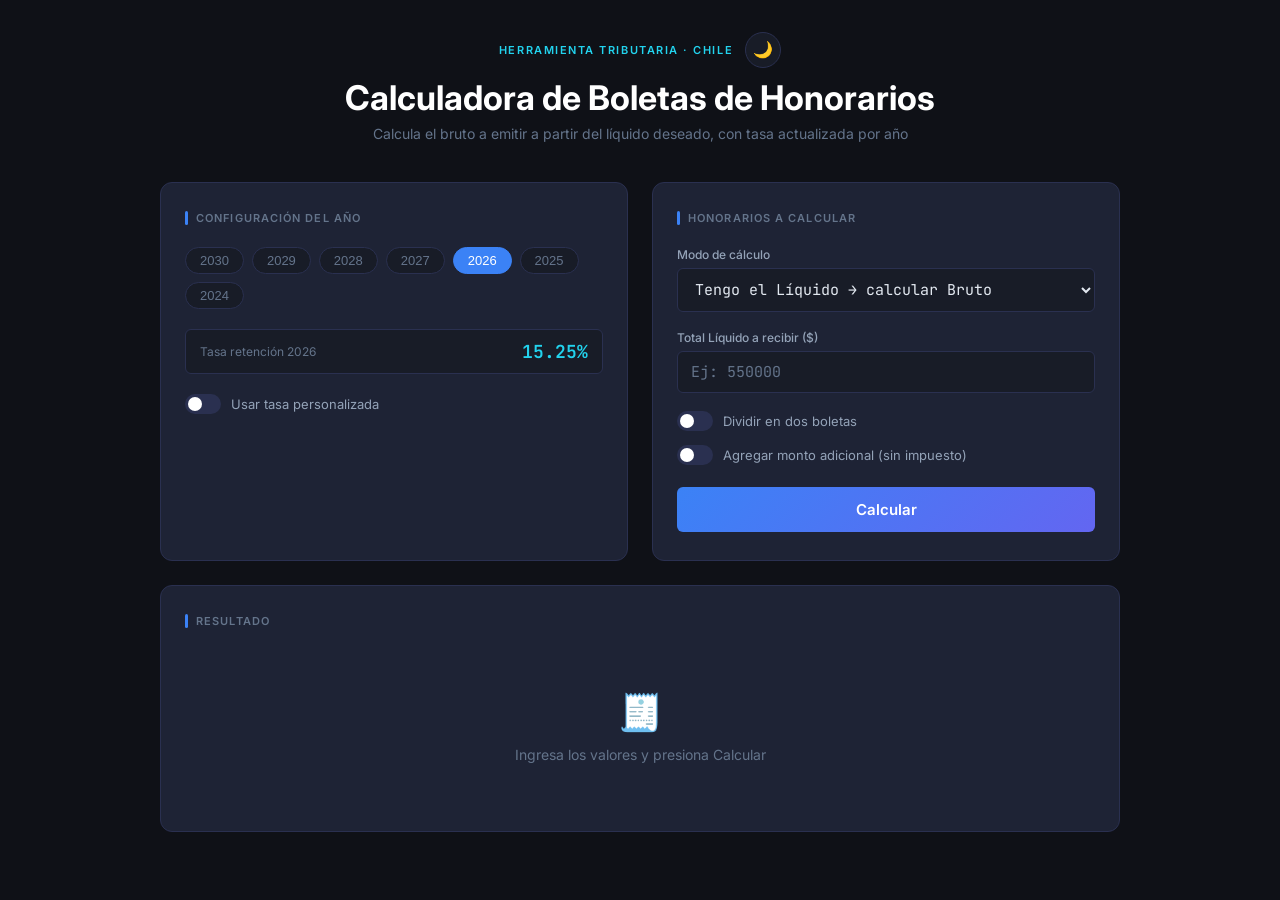
<file: index.html>
<!DOCTYPE html>
<html lang="es" data-theme="dark">
<head>
<meta charset="UTF-8">
<meta name="viewport" content="width=device-width, initial-scale=1.0">
<meta name="description" content="Calcula el bruto o líquido de tus Boletas de Honorarios en Chile, con tasas SII actualizadas">
<title>Calculadora de Boletas</title>
<link href="https://fonts.googleapis.com/css2?family=Inter:wght@300;400;500;600;700&family=JetBrains+Mono:wght@400;600&display=swap" rel="stylesheet">
<link rel="stylesheet" href="styles.css">
</head>
<body>

<div class="app-header">
  <div class="header-top">
    <div class="eyebrow">Herramienta tributaria · Chile</div>
    <button class="btn-theme" onclick="toggleTheme()" type="button" aria-label="Cambiar tema oscuro/claro">🌙</button>
  </div>
  <h1>Calculadora de Boletas de Honorarios</h1>
  <p>Calcula el bruto a emitir a partir del líquido deseado, con tasa actualizada por año</p>
</div>

<div class="layout">

  <!-- CONFIGURACIÓN -->
  <div class="card">
    <div class="card-title">Configuración del año</div>

    <div class="year-pills" id="yearPills" role="radiogroup" aria-label="Seleccionar año tributario"></div>

    <div class="tasa-display">
      <span class="td-label">Tasa retención <span id="yearLabel">2026</span></span>
      <span class="td-val" id="tasaDisplay">15.25%</span>
    </div>

    <div class="toggle-row" onclick="toggleTasaCustom()" onkeydown="if(event.key==='Enter'||event.key===' '){event.preventDefault();toggleTasaCustom()}" role="switch" aria-checked="false" tabindex="0" aria-labelledby="lblTasaCustom">
      <input type="checkbox" id="chkTasaCustom" aria-hidden="true">
      <div class="toggle-track"></div>
      <span class="toggle-label" id="lblTasaCustom">Usar tasa personalizada</span>
    </div>

    <div id="tasaCustomBlock" style="display:none; margin-bottom:6px">
      <div class="field" style="margin-bottom:0">
        <label>Tasa personalizada (%)</label>
        <input type="number" id="tasaCustom" placeholder="Ej: 15.25" step="0.01" min="0" max="100">
      </div>
    </div>
  </div>

  <!-- INPUTS -->
  <div class="card">
    <div class="card-title">Honorarios a calcular</div>

    <div class="field">
      <label>Modo de cálculo</label>
      <select id="modoCalc">
        <option value="liq2bruto">Tengo el Líquido → calcular Bruto</option>
        <option value="bruto2liq">Tengo el Bruto → calcular Líquido</option>
      </select>
    </div>

    <div class="field">
      <label id="montoLabel">Total Líquido a recibir ($)</label>
      <input type="number" id="montoInput" placeholder="Ej: 550000" min="0">
    </div>

    <!-- Split opcional -->
    <div class="toggle-row" onclick="toggleSplit()" onkeydown="if(event.key==='Enter'||event.key===' '){event.preventDefault();toggleSplit()}" role="switch" aria-checked="false" tabindex="0" aria-labelledby="lblSplit">
      <input type="checkbox" id="chkSplit" aria-hidden="true">
      <div class="toggle-track"></div>
      <span class="toggle-label" id="lblSplit">Dividir en dos boletas</span>
    </div>

    <div id="splitBlock" style="display:none">
      <div class="split-row" style="margin-bottom:14px">
        <div class="field" style="margin:0">
          <label>% Boleta 1</label>
          <input type="number" id="pct1" value="50" min="1" max="99" oninput="syncPct()">
        </div>
        <div class="field" style="margin:0">
          <label>% Boleta 2</label>
          <input type="number" id="pct2" value="50" readonly>
        </div>
      </div>
    </div>

    <!-- Monto adicional -->
    <div class="toggle-row" onclick="toggleAdicional()" onkeydown="if(event.key==='Enter'||event.key===' '){event.preventDefault();toggleAdicional()}" role="switch" aria-checked="false" tabindex="0" aria-labelledby="lblAdicional">
      <input type="checkbox" id="chkAdicional" aria-hidden="true">
      <div class="toggle-track"></div>
      <span class="toggle-label" id="lblAdicional">Agregar monto adicional (sin impuesto)</span>
    </div>

    <div id="adicionalBlock" class="adicional-block" style="display:none">
      <div class="field">
        <label>Monto adicional Líquido ($)</label>
        <input type="number" id="montoAdicional" placeholder="Ej: 200000" min="0">
      </div>
    </div>

    <button class="btn-calc" onclick="calcular()">Calcular</button>
    <button class="btn-print" id="btnPrint" onclick="imprimir()" type="button" style="display:none">Imprimir / PDF</button>
  </div>

  <!-- RESULTADOS -->
  <div class="card results-card" id="resultsCard">
    <div class="card-title">
      Resultado
      <span class="impuesto-badge" id="impuestoBadge" style="display:none"></span>
    </div>
    <div id="resultsContent" aria-live="polite" role="status">
      <div class="empty-state">
        <div class="big" aria-hidden="true">🧾</div>
        <span>Ingresa los valores y presiona Calcular</span>
      </div>
    </div>
  </div>

</div>

<script src="app.js"></script>
</body>
</html>
</file>
<file: styles.css>
:root {
    --bg:        #0f1117;
    --surface:   #181c27;
    --card:      #1e2335;
    --border:    #2a3050;
    --accent:    #3b82f6;
    --accent2:   #22d3ee;
    --success:   #10b981;
    --warn:      #f59e0b;
    --text:      #e2e8f0;
    --heading:   #ffffff;
    --muted:     #64748b;
    --label:     #94a3b8;
    --mono:      'JetBrains Mono', monospace;
    --sans:      'Inter', sans-serif;
    --radius:    12px;
    --radius-sm: 6px;
  }

  [data-theme="light"] {
    --bg:        #f1f5f9;
    --surface:   #ffffff;
    --card:      #ffffff;
    --border:    #cbd5e1;
    --accent:    #2563eb;
    --accent2:   #0891b2;
    --success:   #059669;
    --warn:      #d97706;
    --text:      #1e293b;
    --heading:   #0f172a;
    --muted:     #94a3b8;
    --label:     #475569;
  }

  [data-theme="light"] .field select option { background: var(--surface); color: var(--text); }
  [data-theme="light"] .stat-box.highlight { background: rgba(37,99,235,.06); }
  [data-theme="light"] .impuesto-badge { background: rgba(8,145,178,.08); }

  *, *::before, *::after { box-sizing: border-box; margin: 0; padding: 0; }

  body {
    background: var(--bg);
    color: var(--text);
    font-family: var(--sans);
    min-height: 100vh;
    padding: 32px 16px 64px;
  }

  /* ---- Header ---- */
  .app-header {
    text-align: center;
    margin-bottom: 40px;
  }
  .app-header .eyebrow {
    font-size: 11px;
    font-weight: 600;
    letter-spacing: 0.14em;
    text-transform: uppercase;
    color: var(--accent2);
  }

  .btn-theme {
    background: var(--surface);
    border: 1px solid var(--border);
    border-radius: 99px;
    width: 36px;
    height: 36px;
    font-size: 16px;
    cursor: pointer;
    display: flex;
    align-items: center;
    justify-content: center;
    transition: all .15s;
    flex-shrink: 0;
    line-height: 1;
  }
  .btn-theme:hover { border-color: var(--accent); }
  .header-top {
    display: flex;
    align-items: center;
    justify-content: center;
    gap: 12px;
    margin-bottom: 10px;
  }
  .app-header h1 {
    font-size: clamp(22px, 4vw, 34px);
    font-weight: 700;
    color: var(--heading);
    line-height: 1.15;
  }
  .app-header p {
    margin-top: 8px;
    font-size: 14px;
    color: var(--muted);
  }

  /* ---- Layout ---- */
  .layout {
    display: grid;
    grid-template-columns: 1fr 1fr;
    gap: 24px;
    max-width: 960px;
    margin: 0 auto;
  }
  @media (max-width: 700px) {
    .layout { grid-template-columns: 1fr; }
  }

  /* ---- Card ---- */
  .card {
    background: var(--card);
    border: 1px solid var(--border);
    border-radius: var(--radius);
    padding: 28px 24px;
  }
  .card-title {
    font-size: 11px;
    font-weight: 600;
    letter-spacing: 0.1em;
    text-transform: uppercase;
    color: var(--muted);
    margin-bottom: 22px;
    display: flex;
    align-items: center;
    gap: 8px;
  }
  .card-title::before {
    content: '';
    width: 3px;
    height: 14px;
    background: var(--accent);
    border-radius: 2px;
  }

  /* ---- Form controls ---- */
  .field { margin-bottom: 18px; }
  .field label {
    display: block;
    font-size: 12px;
    font-weight: 500;
    color: var(--label);
    margin-bottom: 6px;
  }
  .field input, .field select {
    width: 100%;
    background: var(--surface);
    border: 1px solid var(--border);
    border-radius: var(--radius-sm);
    color: var(--text);
    font-family: var(--mono);
    font-size: 15px;
    padding: 10px 13px;
    outline: none;
    transition: border-color .15s;
  }
  .field input:focus, .field select:focus {
    border-color: var(--accent);
    box-shadow: 0 0 0 3px rgba(59,130,246,.15);
  }
  .field input::placeholder { color: var(--muted); }
  .field select option { background: var(--surface); }

  /* Year selector pills */
  .year-pills {
    display: flex;
    gap: 8px;
    flex-wrap: wrap;
    margin-bottom: 20px;
  }
  .year-pill {
    cursor: pointer;
    padding: 5px 14px;
    border-radius: 99px;
    border: 1px solid var(--border);
    font-size: 13px;
    font-weight: 500;
    color: var(--muted);
    background: var(--surface);
    transition: all .15s;
  }
  .year-pill:hover { border-color: var(--accent); color: var(--text); }
  .year-pill.active {
    background: var(--accent);
    border-color: var(--accent);
    color: #fff;
  }

  /* Tasa display */
  .tasa-display {
    background: var(--surface);
    border: 1px solid var(--border);
    border-radius: var(--radius-sm);
    padding: 10px 14px;
    display: flex;
    align-items: center;
    justify-content: space-between;
    margin-bottom: 20px;
  }
  .tasa-display .td-label { font-size: 12px; color: var(--muted); }
  .tasa-display .td-val {
    font-family: var(--mono);
    font-size: 18px;
    font-weight: 600;
    color: var(--accent2);
  }

  /* Split inputs row */
  .split-row {
    display: grid;
    grid-template-columns: 1fr 1fr;
    gap: 12px;
  }

  /* Adicional block */
  .adicional-block {
    border: 1px dashed var(--border);
    border-radius: var(--radius-sm);
    padding: 14px;
    margin-top: 6px;
  }
  .adicional-block .field { margin-bottom: 0; }

  /* Toggle */
  .toggle-row {
    display: flex;
    align-items: center;
    gap: 10px;
    margin-bottom: 14px;
    cursor: pointer;
    user-select: none;
  }
  .toggle-row input[type=checkbox] { display: none; }
  .toggle-track {
    width: 36px; height: 20px;
    background: var(--border);
    border-radius: 99px;
    position: relative;
    transition: background .15s;
    flex-shrink: 0;
  }
  .toggle-track::after {
    content: '';
    width: 14px; height: 14px;
    background: #fff;
    border-radius: 50%;
    position: absolute;
    top: 3px; left: 3px;
    transition: transform .15s;
  }
  input[type=checkbox]:checked ~ .toggle-track { background: var(--accent); }
  input[type=checkbox]:checked ~ .toggle-track::after { transform: translateX(16px); }
  .toggle-label { font-size: 13px; color: var(--label); }

  /* Button */
  .btn-calc {
    width: 100%;
    margin-top: 8px;
    padding: 13px;
    background: linear-gradient(135deg, var(--accent), #6366f1);
    border: none;
    border-radius: var(--radius-sm);
    color: #fff;
    font-family: var(--sans);
    font-size: 15px;
    font-weight: 600;
    cursor: pointer;
    transition: opacity .15s, transform .1s;
  }
  .btn-calc:hover { opacity: .9; }
  .btn-calc:active { transform: scale(.98); }

  .btn-print {
    width: 100%;
    margin-top: 8px;
    padding: 10px;
    background: transparent;
    border: 1px solid var(--border);
    border-radius: var(--radius-sm);
    color: var(--label);
    font-family: var(--sans);
    font-size: 13px;
    font-weight: 500;
    cursor: pointer;
    transition: all .15s;
  }
  .btn-print:hover { border-color: var(--accent); color: var(--text); }

  /* ---- Results ---- */
  .results-card {
    grid-column: 1 / -1;
  }
  @media (max-width: 700px) {
    .results-card { grid-column: 1; }
  }

  .results-grid {
    display: grid;
    grid-template-columns: repeat(auto-fit, minmax(180px, 1fr));
    gap: 16px;
    margin-bottom: 24px;
  }
  .stat-box {
    background: var(--surface);
    border: 1px solid var(--border);
    border-radius: var(--radius-sm);
    padding: 16px;
  }
  .stat-box.highlight {
    border-color: var(--accent);
    background: rgba(59,130,246,.07);
  }
  .stat-box .sb-label {
    font-size: 11px;
    font-weight: 600;
    letter-spacing: .08em;
    text-transform: uppercase;
    color: var(--muted);
    margin-bottom: 8px;
  }
  .stat-box .sb-val {
    font-family: var(--mono);
    font-size: 20px;
    font-weight: 600;
    color: var(--text);
  }
  .stat-box.highlight .sb-val { color: var(--accent2); }

  /* Table */
  .detail-table {
    width: 100%;
    border-collapse: collapse;
    font-size: 13px;
  }
  .detail-table th {
    text-align: left;
    padding: 8px 12px;
    font-size: 11px;
    font-weight: 600;
    letter-spacing: .08em;
    text-transform: uppercase;
    color: var(--muted);
    border-bottom: 1px solid var(--border);
  }
  .detail-table td {
    padding: 10px 12px;
    border-bottom: 1px solid rgba(42,48,80,.5);
    color: var(--label);
  }
  .detail-table td.num {
    font-family: var(--mono);
    font-size: 14px;
    text-align: right;
    color: var(--text);
  }
  .detail-table tr:last-child td { border-bottom: none; }
  .detail-table .total-row td {
    border-top: 1px solid var(--border);
    font-weight: 600;
    color: var(--text);
    padding-top: 12px;
  }
  .detail-table .total-row td.num { color: var(--accent2); }

  /* Impuesto indicator badge */
  .impuesto-badge {
    display: inline-flex;
    align-items: center;
    gap: 5px;
    font-size: 11px;
    font-weight: 600;
    background: rgba(34,211,238,.1);
    color: var(--accent2);
    border: 1px solid rgba(34,211,238,.2);
    border-radius: 99px;
    padding: 3px 10px;
    margin-left: 10px;
  }

  .empty-state {
    text-align: center;
    padding: 40px 20px;
    color: var(--muted);
    font-size: 14px;
  }
  .empty-state .big { font-size: 36px; margin-bottom: 12px; }

  /* ---- Focus / Accessibility ---- */
  .toggle-row:focus-visible, .btn-theme:focus-visible, .btn-calc:focus-visible, .btn-print:focus-visible, .year-pill:focus-visible {
    outline: 2px solid var(--accent);
    outline-offset: 2px;
  }

  /* ---- Print ---- */
  @media print {
    body { padding: 16px; background: #fff; color: #000; }
    .app-header { margin-bottom: 16px; }
    .app-header h1 { color: #000; font-size: 20px; }
    .btn-theme, .btn-calc, .btn-print, .toggle-row { display: none !important; }
    .card { background: #fff; border-color: #ccc; padding: 16px; break-inside: avoid; }
    .layout { max-width: 100%; }
    .results-grid { margin-bottom: 12px; }
    .stat-box { background: #f8f8f8; border-color: #ddd; }
    .stat-box .sb-val { color: #000; }
    .stat-box.highlight .sb-val { color: #2563eb; }
    .detail-table td.num { color: #000; }
    .detail-table .total-row td.num { color: #2563eb; }
    .tasa-display { background: #f8f8f8; border-color: #ddd; }
    .tasa-display .td-val { color: #0891b2; }
    .year-pills { display: none; }
    .impuesto-badge { border-color: #0891b2; color: #0891b2; background: rgba(8,145,178,.06); }
    #yearPills, #tasaCustomBlock, #splitBlock, #adicionalBlock { display: none !important; }
    #montoInput, #modoCalc { border-color: #ccc; background: #fff; color: #000; }
    .field input, .field select { background: #fff; border-color: #ccc; color: #000; }
    .empty-state { color: #666; }
  }

  /* ---- Mobile 480px ---- */
  @media (max-width: 480px) {
    body { padding: 20px 12px 40px; }
    .app-header { margin-bottom: 24px; }
    .header-top { gap: 8px; }
    .app-header h1 { font-size: clamp(18px, 5vw, 24px); }
    .card { padding: 20px 16px; }
    .layout { gap: 16px; }
    .split-row { grid-template-columns: 1fr; gap: 8px; }
    .stat-box { padding: 12px; }
    .stat-box .sb-val { font-size: 16px; }
    .detail-table { font-size: 12px; }
    .detail-table td, .detail-table th { padding: 6px 8px; }
    .detail-table td.num { font-size: 12px; }
  }
</file>
